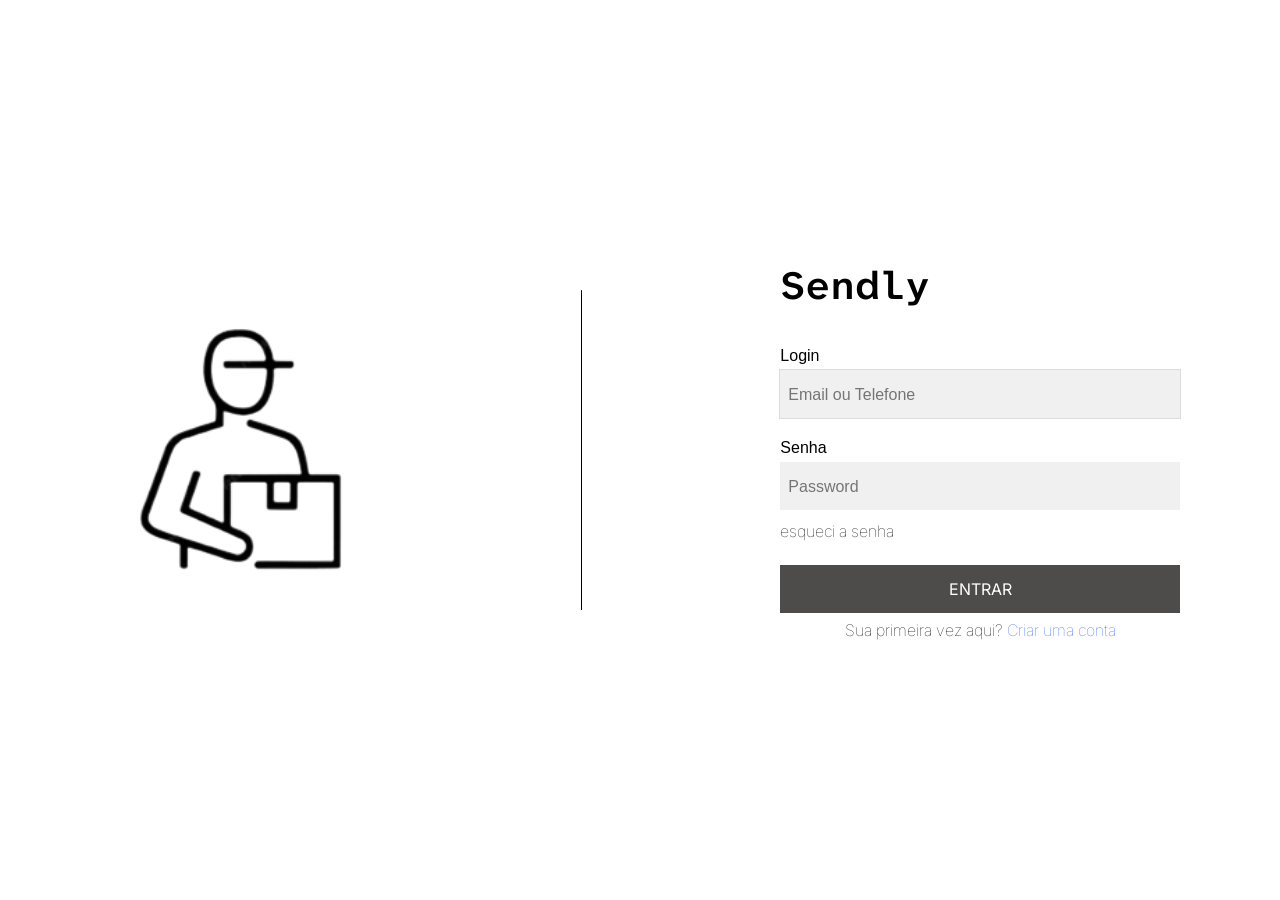
<file: sendly/src/main/resources/static/index.html>
<!DOCTYPE html>
<html lang="pt-br">

<head>
    <meta charset="UTF-8">
    <meta name="viewport" content="width=device-width, initial-scale=1.0">
    <link rel="icon" href="./imgs/icon_box.png">
    <link rel="stylesheet" href="css/style.css">
    <title>Sendly</title>
</head>

<body>

    <img src="imgs/icon_entregador.png" alt="">

    <div id="linha"></div>

    <form action="/cadastro" method="post">

        <h1>Sendly</h1>

        <label for="email" class="labelsAcess">Login</label>
        <input type="email" id="email" name="email" required maxlength="50" placeholder="Email ou Telefone" autofocus>
        <p></p>   
        
        <label for="password" class="labelsAcess">Senha</label>
        <input type="password" id="password" name="password" required maxlength="50" placeholder="Password">
        <p></p>
        <label for="esqueciSenhaA"><a href="./esqueciSenha.html" id="esqueciSenhaA">esqueci a senha</a></label>

        <input type="submit" value="ENTRAR" href="./menuPrincipal.html">
        <label for="a_criarUmaConta">Sua primeira vez aqui? <a id="a_criarUmaConta" href="./criarConta.html">Criar uma conta</a></label>
    </form>

    <script src="./js/javascript.js"></script>
</body>
</html>
</file>
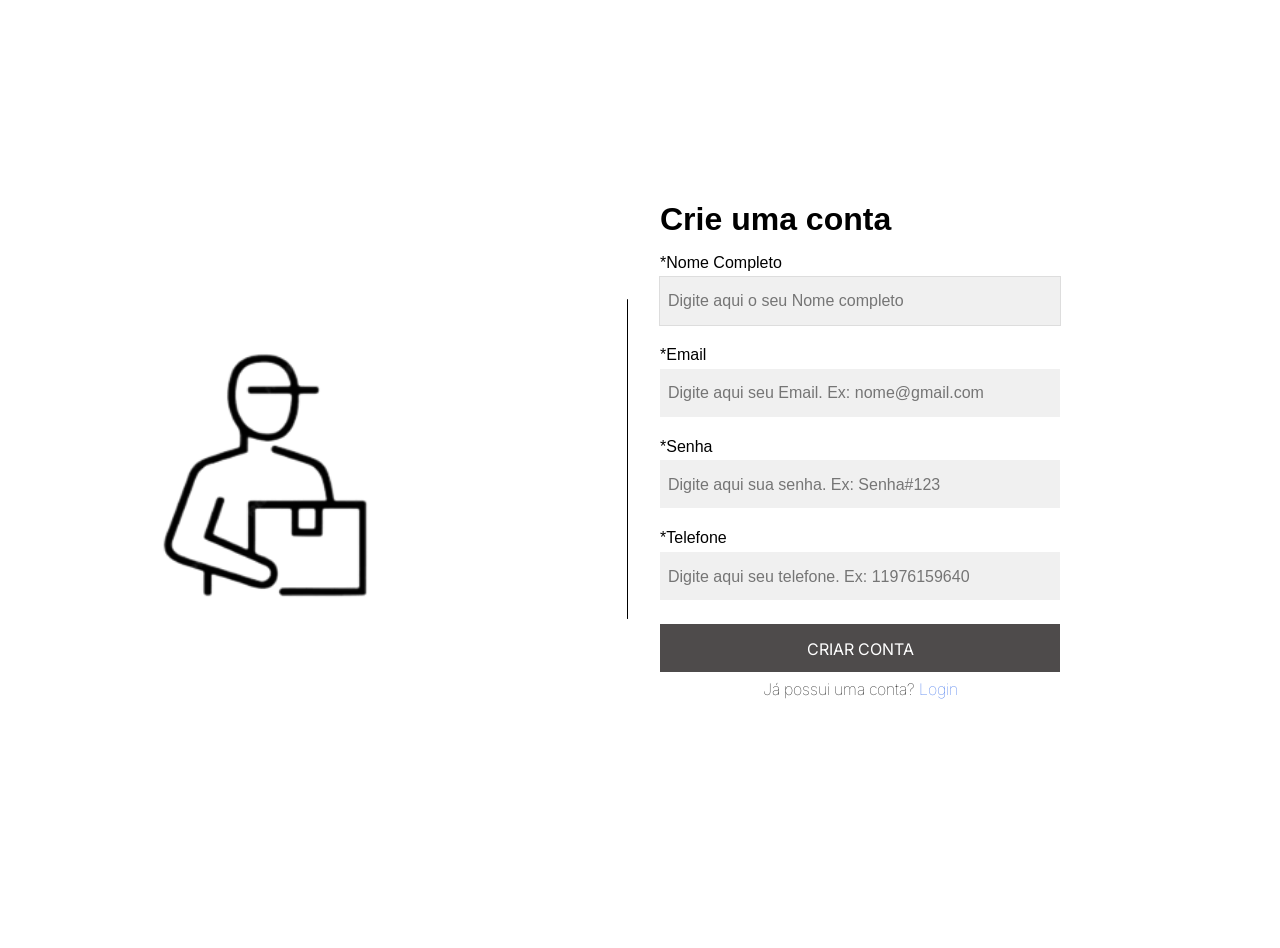
<file: sendly/src/main/resources/static/criarConta.html>
<!DOCTYPE html>
<html lang="pt-br">

<head>
    <meta charset="UTF-8">
    <meta name="viewport" content="width=device-width, initial-scale=1.0">
    <link rel="icon" href="./imgs/icon_box.png">
    <link rel="stylesheet" href="./css/conta.css">
    <title>Sendly</title>
</head>

<body>

    <header>
        <a id="logo" href="./index.html"><img id="imgD" src="imgs/icon_entregador.png" alt="icon_entregador"></a>
        <div id="linhaD"></div>
    </header>

    <form action="/cadastroNew" method="post">

        <h1>Crie uma conta</h1>

        <label for="name" class="labelsAcess">*Nome Completo</label>
        <input type="text" id="name" name="name" required maxlength="50" placeholder="Digite aqui o seu Nome completo" autofocus>

        <label for="email" class="labelsAcess">*Email</label>
        <input type="email" id="email" name="email" required maxlength="50" placeholder="Digite aqui seu Email. Ex: nome@gmail.com">
        
        <label for="password" class="labelsAcess">*Senha</label>
        <input type="password" id="password" name="password" required maxlength="50" placeholder="Digite aqui sua senha. Ex: Senha#123">

        <label for="telefone" class="labelsAcess">*Telefone</label>
        <input type="tel" id="telefone"  class="lastInputAcess" name="telefone" required maxlength="11" placeholder="Digite aqui seu telefone. Ex: 11976159640">

        <input type="submit" value="CRIAR CONTA" href="./index.html">
        <label for="a_criarUmaConta">Já possui uma conta? <a id="a_criarUmaConta" href="./index.html">Login</a></label>
    </form>

    <script src="./js/criarConta.js"></script>
</body>
</html>


<!--
Adicionar as notas de HTML em atributo form de input

readonly 
Após inserido, não alterável
  -->


<!----------------->


 <!-- 
 Adicionar as notas de RESPONSIVIDADE
 min-height: 100vh invés de height: 100vh evita que corte conteúdo quando passar do tamanho da tela
(TER SCROLL), se tiver scrool o height deve ser min-height para o height: 100vh; responsivo; 
-->

<!----------------->

<!-- 

Adicionar as notas de Javascript em Style
bodyH.scrollHeight
Altura atual da tela -->
</file>
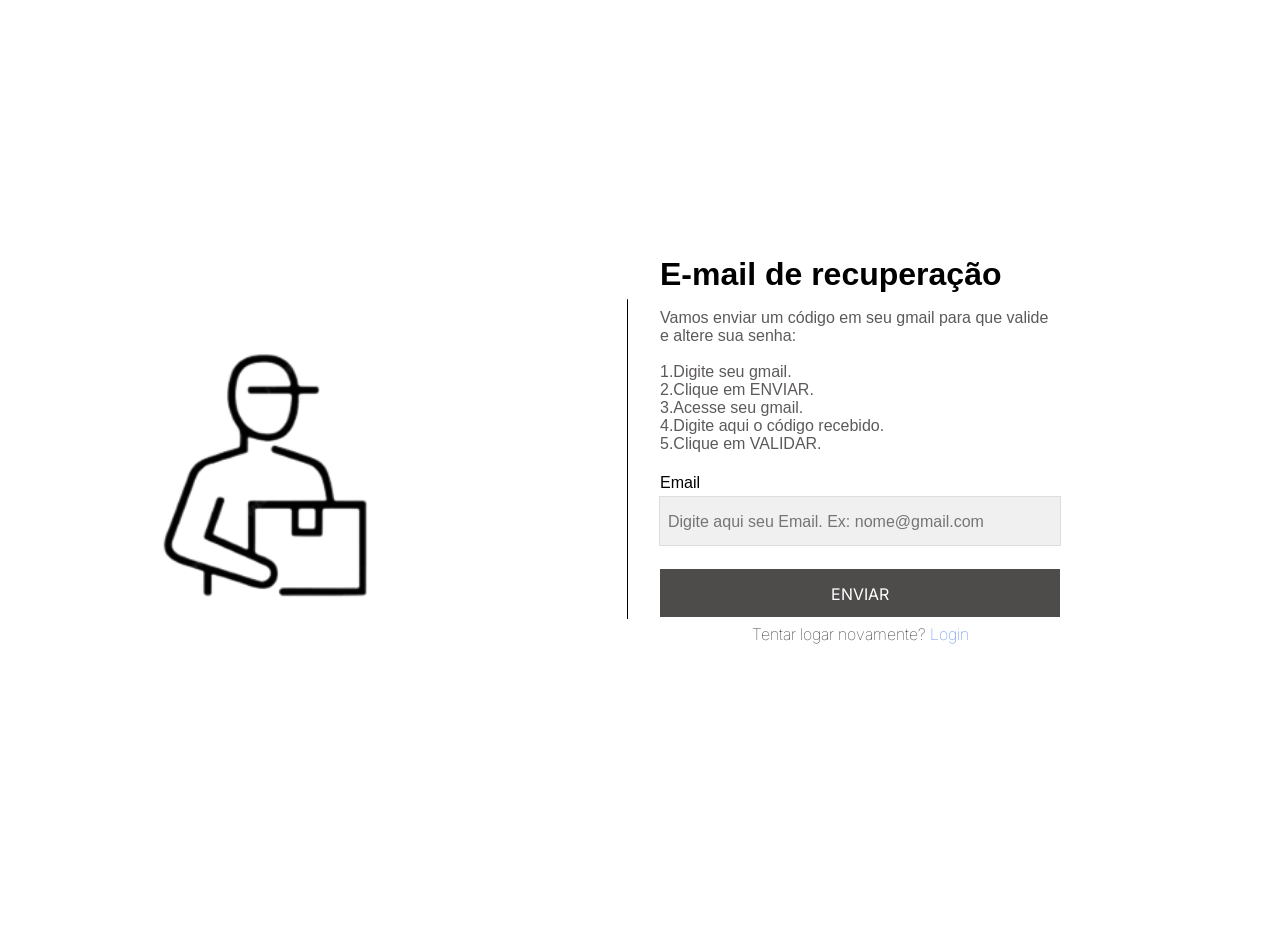
<file: sendly/src/main/resources/static/esqueciSenha.html>
<!DOCTYPE html>
<html lang="pt-br">

<head>
    <meta charset="UTF-8">
    <meta name="viewport" content="width=device-width, initial-scale=1.0">
    <link rel="icon" href="./imgs/icon_box.png">
    <link rel="stylesheet" href="./css/conta.css">
    <title>Sendly</title>
</head>

<body>

    <header>
        <a id="logo" href="./index.html"><img id="imgD" src="imgs/icon_entregador.png" alt="icon_entregador"></a>
        <div id="linhaD"></div>
    </header>

    <form action="/cadastroUpdate" method="post">

        <h1>E-mail de recuperação</h1>

        <p>Vamos enviar um código em seu gmail para que valide e altere sua senha: </p><br>
        <p>1.Digite seu gmail. </p>
        <p>2.Clique em ENVIAR.</p>
        <p>3.Acesse seu gmail.</p>
        <p>4.Digite aqui o código recebido.</p>
        <p>5.Clique em VALIDAR.</p>
        <label for="email" class="labelsAcess">Email</label>
        <input type="email" class="lastInputAcess" id="email" name="email" required maxlength="50" placeholder="Digite aqui seu Email. Ex: nome@gmail.com" autofocus>
        <p id="errorP"></p>

        <input type="submit" value="ENVIAR" href="#">
        <label for="a_criarUmaConta">Tentar logar novamente? <a id="a_criarUmaConta" href="./index.html">Login</a></label>
    </form>

    <script src="./js/esqueciSenha.js"></script>
</body>
</html>
</file>
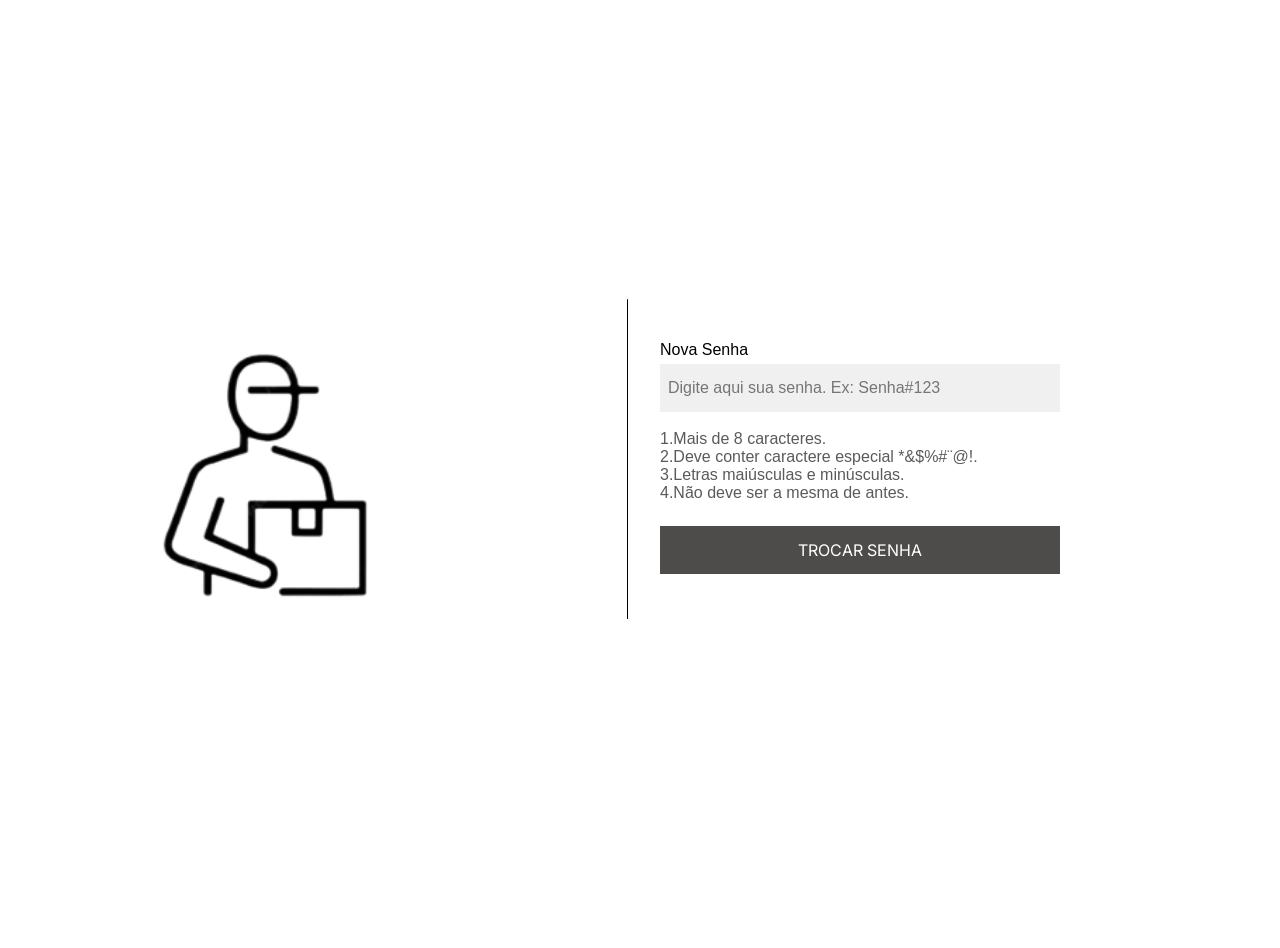
<file: sendly/src/main/resources/static/trocarSenha.html>
<!DOCTYPE html>
<html lang="pt-br">

<head>
    <meta charset="UTF-8">
    <meta name="viewport" content="width=device-width, initial-scale=1.0">
    <link rel="icon" href="./imgs/icon_box.png">
    <link rel="stylesheet" href="./css/conta.css">
    <title>Sendly</title>
</head>

<body>

    <header>
        <a id="logo" href="./index.html"><img id="imgD" src="imgs/icon_entregador.png" alt="icon_entregador"></a>
        <div id="linhaD"></div>
    </header>

    <form action="/cadastroUpdate3" method="POST">
        <label for="password" class="labelsAcess">Nova Senha</label>
        <input type="password" id="password" name="password" required maxlength="50" placeholder="Digite aqui sua senha. Ex: Senha#123"><br>
        <p>1.Mais de 8 caracteres.</p>
        <p>2.Deve conter caractere especial *&$%#¨@!. </p>
        <p>3.Letras maiúsculas e minúsculas.</p>
        <p>4.Não deve ser a mesma de antes.</p>
        <p id="errorP"></p>

        <input type="submit" value="TROCAR SENHA" href="#">
    </form>

    <script src="./js/trocarSenha.js"></script>
</body>
</html>
</file>
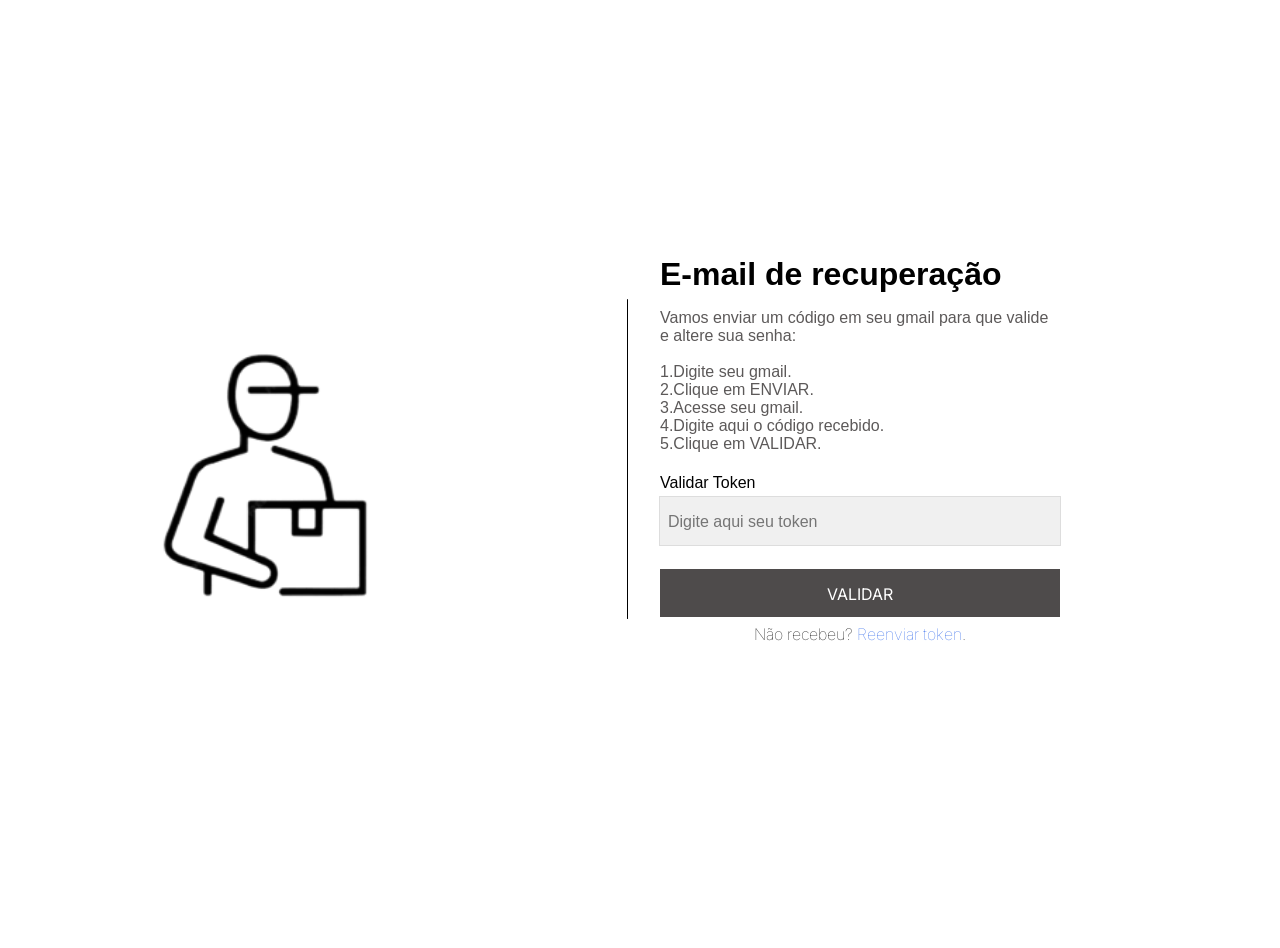
<file: sendly/src/main/resources/static/validarToken.html>
<!DOCTYPE html>
<html lang="pt-br">

<head>
    <meta charset="UTF-8">
    <meta name="viewport" content="width=device-width, initial-scale=1.0">
    <link rel="icon" href="./imgs/icon_box.png">
    <link rel="stylesheet" href="./css/conta.css">
    <title>Sendly</title>
</head>

<body>

    <header>
        <a id="logo" href="./index.html"><img id="imgD" src="imgs/icon_entregador.png" alt="icon_entregador"></a>
        <div id="linhaD"></div>
    </header>

    <form action="/cadastroUpdate2" method="GET">
        <h1>E-mail de recuperação</h1>

        <p>Vamos enviar um código em seu gmail para que valide e altere sua senha: </p><br>
        <p>1.Digite seu gmail. </p>
        <p>2.Clique em ENVIAR.</p>
        <p>3.Acesse seu gmail.</p>
        <p>4.Digite aqui o código recebido.</p>
        <p>5.Clique em VALIDAR.</p>
        <label for="token" class="labelsAcess">Validar Token</label>
        <input type="text" class="lastInputAcess" id="token" name="token" required maxlength="255" placeholder="Digite aqui seu token" autofocus>
        <p id="errorP"></p>

        <input type="submit" value="VALIDAR" href="#">
        <label for="a_criarUmaConta">Não recebeu? <a id="a_criarUmaConta" href="./index.html">Reenviar token</a>.</label>
    </form>

    <script src="./js/validarToken.js"></script>
</body>
</html>
</file>
<file: sendly/src/main/resources/static/css/style.css>
@import url('https://fonts.googleapis.com/css2?family=Inter:wght@100;400;700;900&display=swap');
@import url('https://fonts.googleapis.com/css2?family=Atkinson+Hyperlegible+Mono:ital,wght@0,200..800;1,200..800&display=swap');

*{
    font-family:Arial, Helvetica, sans-serif;
    padding: 0;
    margin: 0;
    box-sizing: border-box;
}

:root {
    color-scheme: light;
}

body{
    display: flex;
    flex-direction: column;
    align-items: center;
}

img{
    margin-top: 2.75rem;
    margin-bottom: 2rem;
    cursor: pointer;
    height: auto;
    width: 44%;
}

h1{
    font-family: "Atkinson Hyperlegible Mono", sans-serif;
    margin-bottom: 2.18rem;
    font-size: 2.5rem;
    font-weight: 600;
    color: #000000;
    text-align: center;
}

form{
    display: flex;
    flex-direction: column;
    max-width: 22.12rem;
    width: 100%;
}

.labelsAcess{
    font-size: 1rem;
    margin-bottom: 0.31rem;
}

input:required{
    border: none;
    height: 3rem;
    font-size: 1rem;
    background-color: #F0F0F0;
    padding-left: 0.5rem;
    padding-top: 0.1rem;
    width: 100%;
}

input:focus{
    outline: 0.1px solid rgba(0, 0, 0, 0.1);
    box-shadow: 0 0 0 1px rgba(0, 0, 0, 0.03);
}

label[for='password']{
    margin-top: 1.31rem;
}

label[for="esqueciSenhaA"]{
    margin-top: 0.7rem;
    margin-bottom: 1.5rem;
}

label[for="esqueciSenhaA"]:hover{
    text-decoration: underline;
}

a{
    text-decoration: none;
}

label[for="a_criarUmaConta"] a{
    color: #336AEA;
}

label[for="a_criarUmaConta"] a:hover{
    text-decoration: underline;
}

label[for="a_criarUmaConta"]{
    align-self: center;
}

label:has(a) a, label:has(a){
    font-family: 'Inter', sans-serif; 
    color: #000000;
    font-weight: 100;
    font-size: 1rem;
}

input[type="submit"]{
    border:none;
    cursor: pointer;
    color: #ffff;
    align-self: center;
    font-family: 'Inter', sans-serif;
    background-color: #4E4B4B;
    margin-bottom: 0.43rem;
    font-weight: 400;
    font-size: 1rem;
    height: 3rem;
    width: 70%;
}

input[type="submit"]:hover{
    background-color: #5c5959;
    transition: 0.1s;
}

#logo{
    display: flex;
    justify-content: center;
    align-items: center;
}


@media(min-width:768px) and (orientation: portrait){

    form{
        max-width: 30rem ;
    }
}

@media(min-width:768px) and (orientation: landscape){

    form{
        max-width: 30rem ;
    }

    body{
        flex-direction: row;
        justify-content: space-around;
        align-items: center;
        height: 100vh;
    }

    form{
        max-width: 25rem;
    }

    img{
        width: 22%;
        height: fit-content;
        
    }

    input[type="submit"]{
        align-self: left;
        width: 100%;
    }

    #linha{
        height: 25vw;
        width: 0.5px;
        border-radius: 25px;
        background-color: black;
    }

    h1{
        text-align: left;
    }

}

@media(min-width: 1200px){

    body{
        flex-direction: row;
        justify-content: space-around;
        align-items: center;
        height: 100vh;
    }

    form{
        max-width: 25rem;
    }

    img{
        width: 22%;
        height: fit-content;
        
    }

    input[type="submit"]{
        align-self: left;
        width: 100%;
    }

    #linha{
        height: 25vw;
        width: 0.5px;
        border-radius: 25px;
        background-color: black;
    }

    h1{
        text-align: left;
    }

}
</file>
<file: sendly/src/main/resources/static/css/conta.css>
@import url('https://fonts.googleapis.com/css2?family=Inter:wght@100;400;700;900&display=swap');
@import url('https://fonts.googleapis.com/css2?family=Atkinson+Hyperlegible+Mono:ital,wght@0,200..800;1,200..800&display=swap');


*{
    font-family:Arial, Helvetica, sans-serif;
    padding: 0;
    margin: 0;
    box-sizing: border-box;
}

:root {
    color-scheme: light;
}

body{
    display: flex;
    flex-direction: column;
    align-items: center;
    margin-bottom: 3rem;
}

header{
    display: flex;
    justify-content: center;
}

img{
    margin-top: 2.75rem;
    margin-bottom: 2rem;
    cursor: pointer;
    height: auto;
    width: 79%;
}

h1{
    font-family: "Montserrat", sans-serif;
    margin-bottom: 1rem;
    font-size: 2rem;
    font-weight: 600;
    color: #000000;
    text-align: center;
}

p{
    color: #5c5959;
}

form{
    display: flex;
    flex-direction: column;
    max-width: 22.12rem;
    width: 100%;
}

.labelsAcess{
    font-size: 1rem;
    margin-bottom: 0.31rem;
}

input{
    border: none;
    height: 3rem;
    font-size: 1rem;
    background-color: #F0F0F0;
    padding: 0.1rem 0.5rem 0 0.5rem;
    width: 100%;
}

div{
    display: flex;
    justify-content: space-between;
}

div div{
    display: flex;
    flex-direction: column;
    width: 45%;
}

.enderecoInputBox div{
    width: 80%;
}

.enderecoInputBox div:nth-child(2){
    width: 16%;
}

div input{
    width: 100%;
}

input:focus{
    outline: 0.1px solid rgba(0, 0, 0, 0.1);
    box-shadow: 0 0 0 1px rgba(0, 0, 0, 0.03);
}

label{
    margin-top: 1.31rem;
}

label[for="name"]{
    margin-top: 0rem;
}

label[for="esqueciSenhaA"]{
    margin-top: 0.7rem;
    margin-bottom: 1.5rem;
}

label[for="esqueciSenhaA"]:hover{
    text-decoration: underline;
}

a{
    text-decoration: none;
}

label[for="a_criarUmaConta"] a{
    color: #336AEA;
}

label[for="a_criarUmaConta"] a:hover{
    text-decoration: underline;
}

label[for="a_criarUmaConta"]{
    align-self: center;
    margin-top: 0rem;
}

label:has(a) a, label:has(a){
    font-family: 'Inter', sans-serif; 
    color: #000000;
    font-weight: 100;
    font-size: 1rem;
}

input[type="submit"]{
    border:none;
    cursor: pointer;
    color: #ffff;
    align-self: center;
    font-family: 'Inter', sans-serif;
    background-color: #4E4B4B;
    margin-bottom: 0.43rem;
    margin-top: 1.5rem;;
    font-weight: 400;
    font-size: 1rem;
    height: 3rem;
    width: 70%;
}

input[type="submit"]:hover{
    background-color: #5c5959;
    transition: 0.1s;
}

#logo{
    display: flex;
    justify-content: center;
    align-items: center;
}

@media(min-width:768px) and (orientation: portrait){

    form{
        max-width: 30rem ;
    }
}

@media(min-width:768px) and (orientation: landscape){

    form{
        max-width: 30rem ;
    }

    body{
        flex-direction: row;
        justify-content: space-around;
        align-items: center;
        min-height: 100vh;
    }

    form{
        max-width: 25rem;
    }

    img{
        width: 22%;
        height: fit-content;
        
    }

    input[type="submit"]{
        align-self: left;
        width: 100%;
    }

    #linha{
        height: 25vw;
        width: 0.5px;
        border-radius: 25px;
        background-color: black;
    }

    h1{
        text-align: left;
    }

    #imgD{
        position: fixed;
        width: 20%;
        height: fit-content;
        top:60px;
        left: 60px;
    }

    #linhaD{
        position: fixed;
        height: 25vw;
        width: 0.5px;
        border-radius: 25px;
        background-color: black;
        top:80px;
        left: 260px;
    }

}

@media(min-width: 1200px){

    body{
        flex-direction: row;
        justify-content: space-around;
        align-items: center;
        min-height: 100vh;
    }

    form{
        max-width: 25rem;
    }

    img{
        width: 22%;
        height: fit-content;
        
    }

    input[type="submit"]{
        align-self: left;
        width: 100%;
    }

    #linha{
        height: 25vw;
        width: 0.5px;
        border-radius: 25px;
        background-color: black;
    }

    h1{
        text-align: left;
    }

    #imgD{
        width: 22.17%;
        height: fit-content;
        position: fixed;
        top: 55.2%;
        transform: translateY(-70.1%);
        left: 9.59%;
    }

    #linhaD{
        position: fixed;
        height: 25vw;
        width: 0.5px;
        border-radius: 25px;
        background-color: black;
        top: 54.5%;
        transform: translateY(-60%);
        left: 49%;
    }

}
</file>
